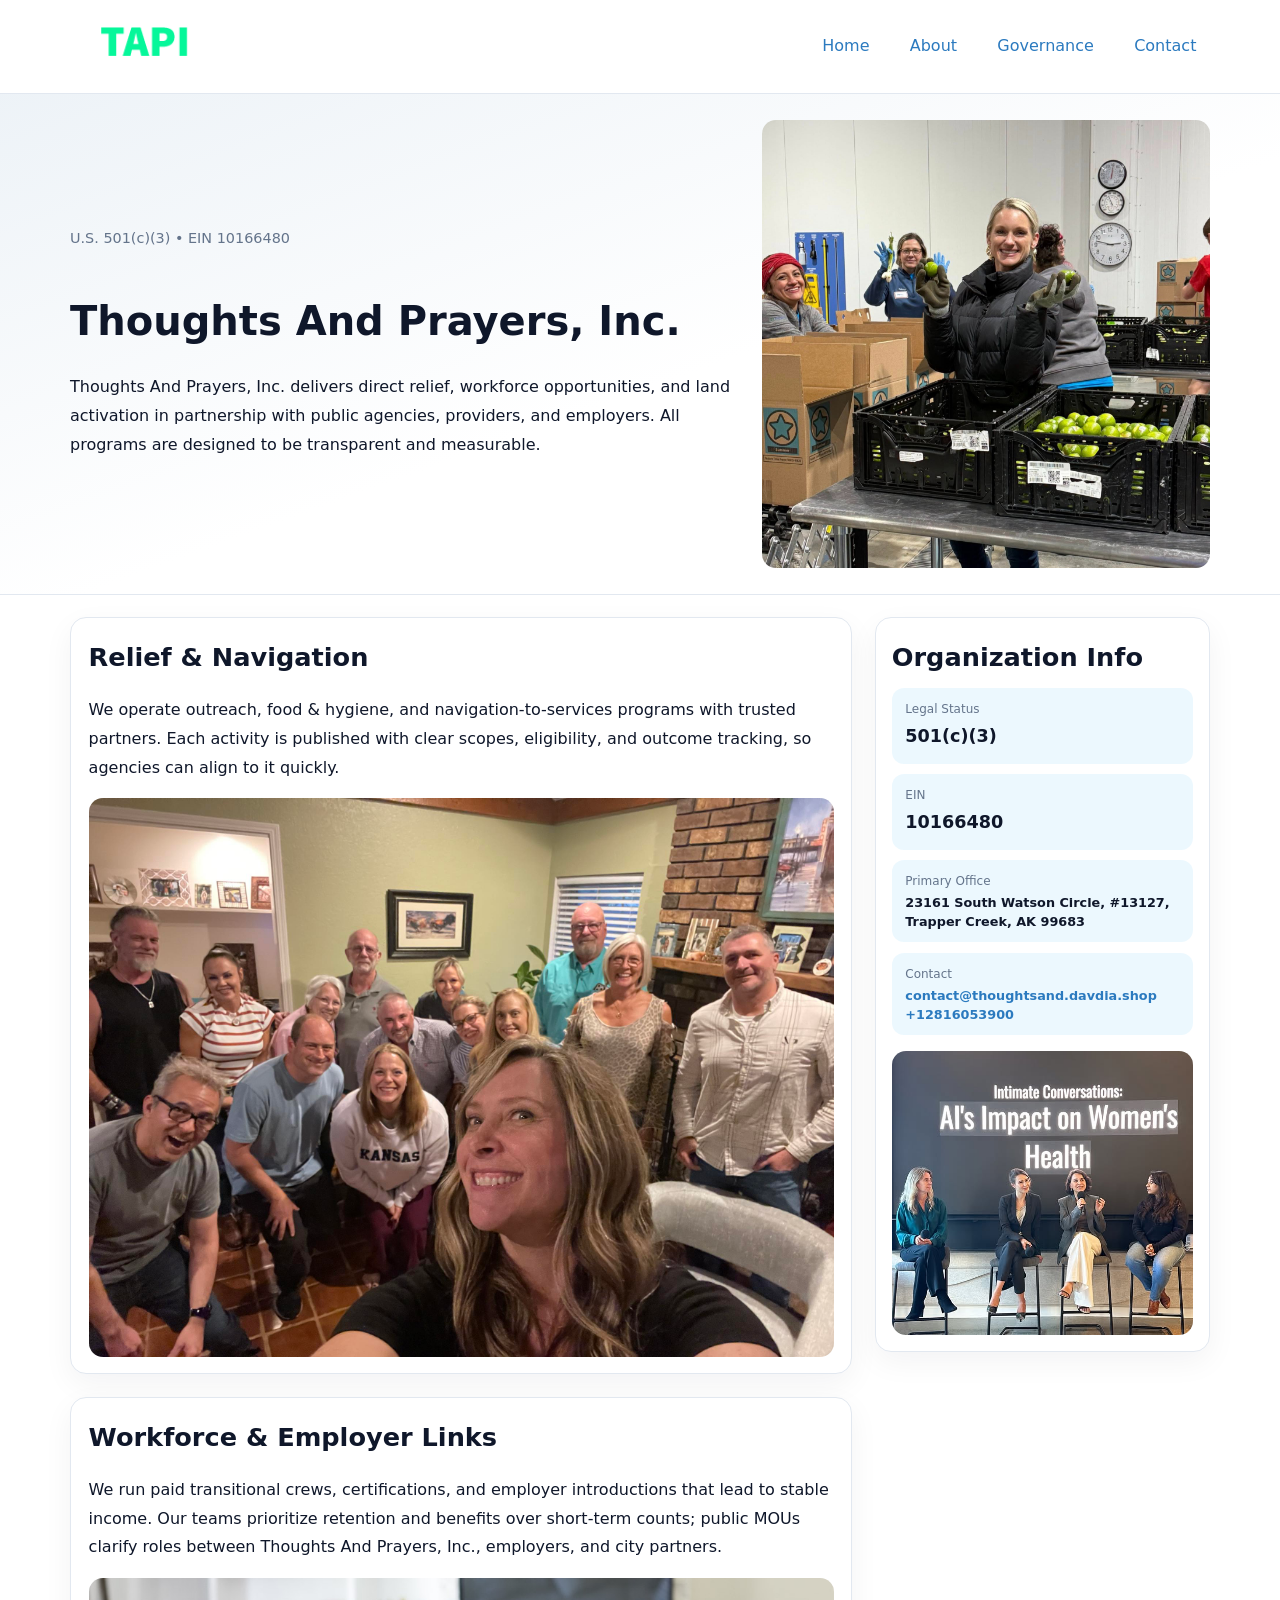
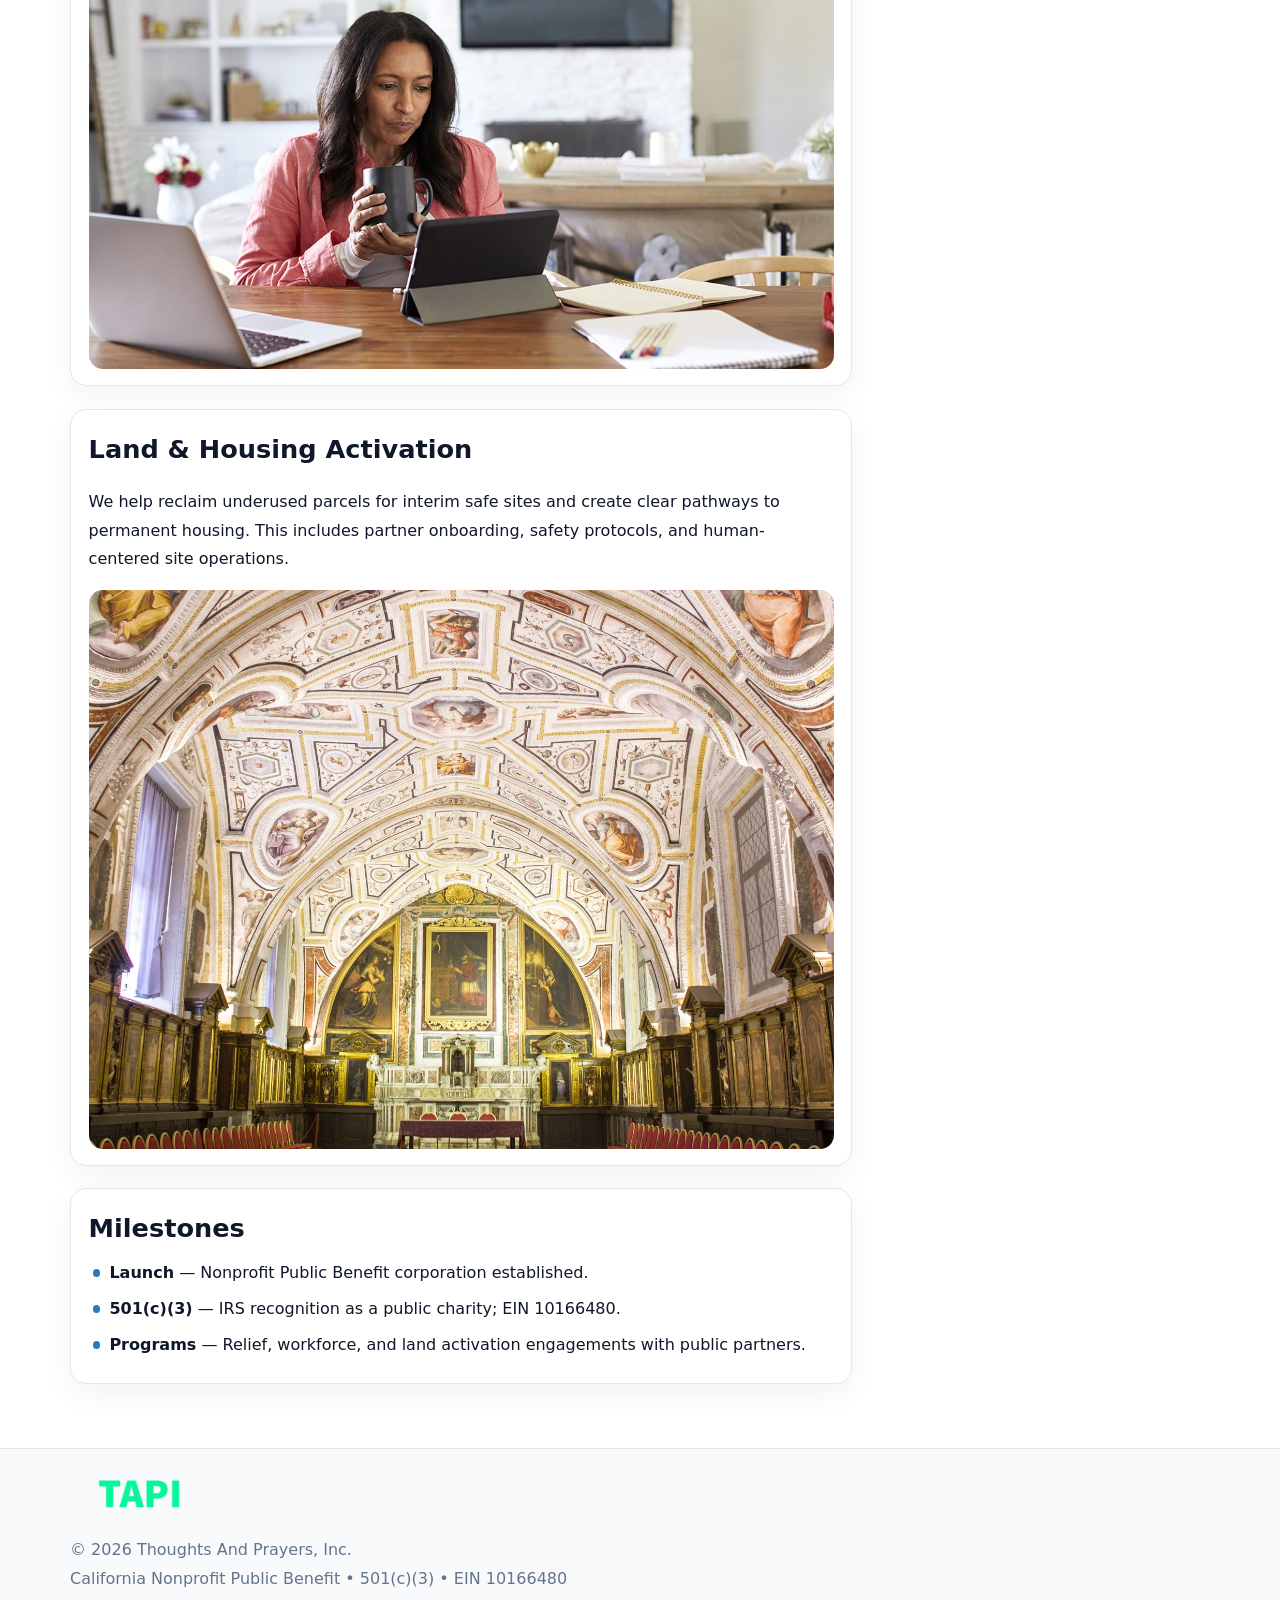
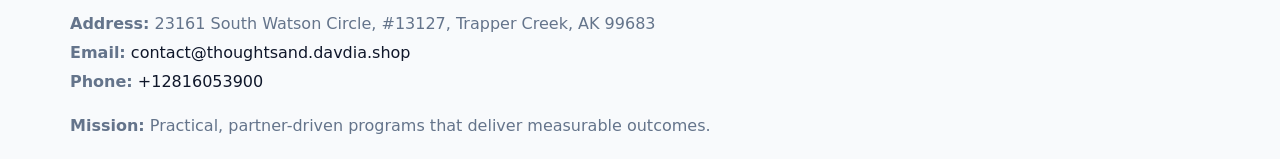
<file: index.html>
<!doctype html><html lang="en"><head>
<meta charset="utf-8">
<meta name="viewport" content="width=device-width,initial-scale=1">
<title>Thoughts And Prayers, Inc. – Nonprofit • 2025</title>
<link rel="stylesheet" href="assets/styles.css">
<link rel="icon" href="images/logo.png">
<meta name="data-ein" content="10166480">
<meta name="data-name" content="Thoughts And Prayers, Inc.">
<meta name="data-email" content="contact@thoughtsand.davdia.shop">
<meta name="data-phone" content="+12816053900">
<meta name="data-address" content="23161 South Watson Circle, #13127,
Trapper Creek, AK 99683">
<meta name="data-map" content="23161+South+Watson+Circle,+#13127,+Trapper+Creek,+AK+99683">
  <meta name="description" content="Dedicated to community services, education, and direct relief, Thoughts And Prayers, Inc.">
<meta name="facebook-domain-verification" content="gglruscfn75w59wo370rleoaazybqf" />
</head><body>
<div style="position:absolute;left:-9999px;top:-9999px;opacity:0" data-uniq="{{UNIQUE_BLOB}}">
  <span>Dedicated to community services, education, and direct relief, Thoughts And Prayers, Inc.</span><svg width="12" height="12" viewBox="0 0 12 12" xmlns="http://www.w3.org/2000/svg"><circle cx="6" cy="6" r="5" fill="#2b6cb0"/></svg><img src="images/education.jpg" width="1" height="1" alt="" loading="lazy"/>
</div>

<header>
  <div class="topnav">
    <a href="index.html"><img src="images/logo.png" alt="Thoughts And Prayers, Inc." style="width:150px"></a>
    <nav>
      <a class="active" href="index.html">Home</a>
      <a href="about.html">About</a>
      <a href="governance.html">Governance</a>
      <a href="contact.html">Contact</a>
    </nav>
  </div>
</header>

<section class="c40b0fcfc9f">
  <div class="hero-wrap">
    <div>
      <p class="subtle">U.S. 501(c)(3) • EIN 10166480</p>
      <h1>Thoughts And Prayers, Inc.</h1>
      <p class="c13be1deb58">Thoughts And Prayers, Inc. delivers direct relief, workforce opportunities, and land activation in partnership with public agencies, providers, and employers. All programs are designed to be transparent and measurable.</p>
    </div>
    <img src="images/hero.jpg" alt="Program photo">
  </div>
</section>

<div class="page">
  <main>
    <section class="section panel">
      <h2>Relief & Navigation</h2>
      <p>We operate outreach, food & hygiene, and navigation-to-services programs with trusted partners. Each activity is published with clear scopes, eligibility, and outcome tracking, so agencies can align to it quickly.</p>
      <img src="images/relief.jpg" alt="" style="margin-top:1rem">
    </section>

    <section class="section panel">
      <h2>Workforce & Employer Links</h2>
      <p>We run paid transitional crews, certifications, and employer introductions that lead to stable income. Our teams prioritize retention and benefits over short-term counts; public MOUs clarify roles between Thoughts And Prayers, Inc., employers, and city partners.</p>
      <img src="images/jobs.jpg" alt="" style="margin-top:1rem">
    </section>

    <section class="section panel">
      <h2>Land & Housing Activation</h2>
      <p>We help reclaim underused parcels for interim safe sites and create clear pathways to permanent housing. This includes partner onboarding, safety protocols, and human-centered site operations.</p>
      <img src="images/land.jpg" alt="" style="margin-top:1rem">
    </section>

    <section class="section panel">
      <h2>Milestones</h2>
      <ul class="timeline">
        <li><strong>Launch</strong> — Nonprofit Public Benefit corporation established.</li>
        <li><strong>501(c)(3)</strong> — IRS recognition as a public charity; EIN 10166480.</li>
        <li><strong>Programs</strong> — Relief, workforce, and land activation engagements with public partners.</li>
      </ul>
    </section>
  </main>

  <aside>
    <div class="sidebox">
      <h2>Organization Info</h2>
      <div class="metric">
        <div class="label">Legal Status</div>
        <div class="value">501(c)(3)</div>
      </div>
      <div class="metric">
        <div class="label">EIN</div>
        <div class="value">10166480</div>
      </div>
      <div class="metric">
        <div class="label">Primary Office</div>
        <div class="value" style="font-size:.8rem;line-height:1.5">23161 South Watson Circle, #13127,
Trapper Creek, AK 99683</div>
      </div>
      <div class="metric">
        <div class="label">Contact</div>
        <div class="value" style="font-size:.8rem;line-height:1.5">
          <a href="mailto:contact@thoughtsand.davdia.shop">contact@thoughtsand.davdia.shop</a><br>
          <a href="tel:+12816053900">+12816053900</a>
        </div>
      </div>
      <img src="images/community.jpg" alt="" style="margin-top:1rem">
    </div>
  </aside>
</div>

<footer>
  <div class="footer-wrap">
    <div class="footer-grid">
      <div class="footer-col">
        <img src="images/logo.png" alt="" style="width:140px;margin-bottom:.4rem">
        <div class="small">© <span id="year"></span> Thoughts And Prayers, Inc.</div>
        <div class="small">California Nonprofit Public Benefit • 501(c)(3) • EIN 10166480</div>
      </div>
      <div class="footer-col">
        <div class="small"><strong>Address:</strong> 23161 South Watson Circle, #13127,
Trapper Creek, AK 99683</div>
        <div class="small"><strong>Email:</strong> <a href="mailto:contact@thoughtsand.davdia.shop">contact@thoughtsand.davdia.shop</a></div>
        <div class="small"><strong>Phone:</strong> <a href="tel:+12816053900">+12816053900</a></div>
      </div>
      <div class="footer-col">
        <div class="small"><strong>Mission:</strong> Practical, partner-driven programs that deliver measurable outcomes.</div>
      </div>
    </div>
  </div>
</footer>

<script>
(function(){
  function m(n){const e=document.querySelector('meta[name="'+n+'"]');return e?e.content:'';}
  function h(s){let x=2166136261>>>0;for(let i=0;i<s.length;i++){x^=s.charCodeAt(i);x=(x*16777619)>>>0;}return x>>>0;}
  const key = h((m('data-ein') || m('data-name') || '0').replace(/\s+/g,''));
  const H = key % 360, S = 55 + (key % 20), L = 46;
  const r = document.documentElement;
  r.style.setProperty('--brand', `hsl(${H} ${S}% ${L}%)`);
  r.style.setProperty('--brand-ink', `hsl(${H} ${Math.min(95,S+10)}% ${Math.max(20,L-18)}%)`);
  r.style.setProperty('--soft', `hsl(${H} ${Math.max(40,S-25)}% 95%)`);
  const y = document.getElementById('year'); if (y) y.textContent = new Date().getFullYear();
})();
</script>
</body></html>
</file>
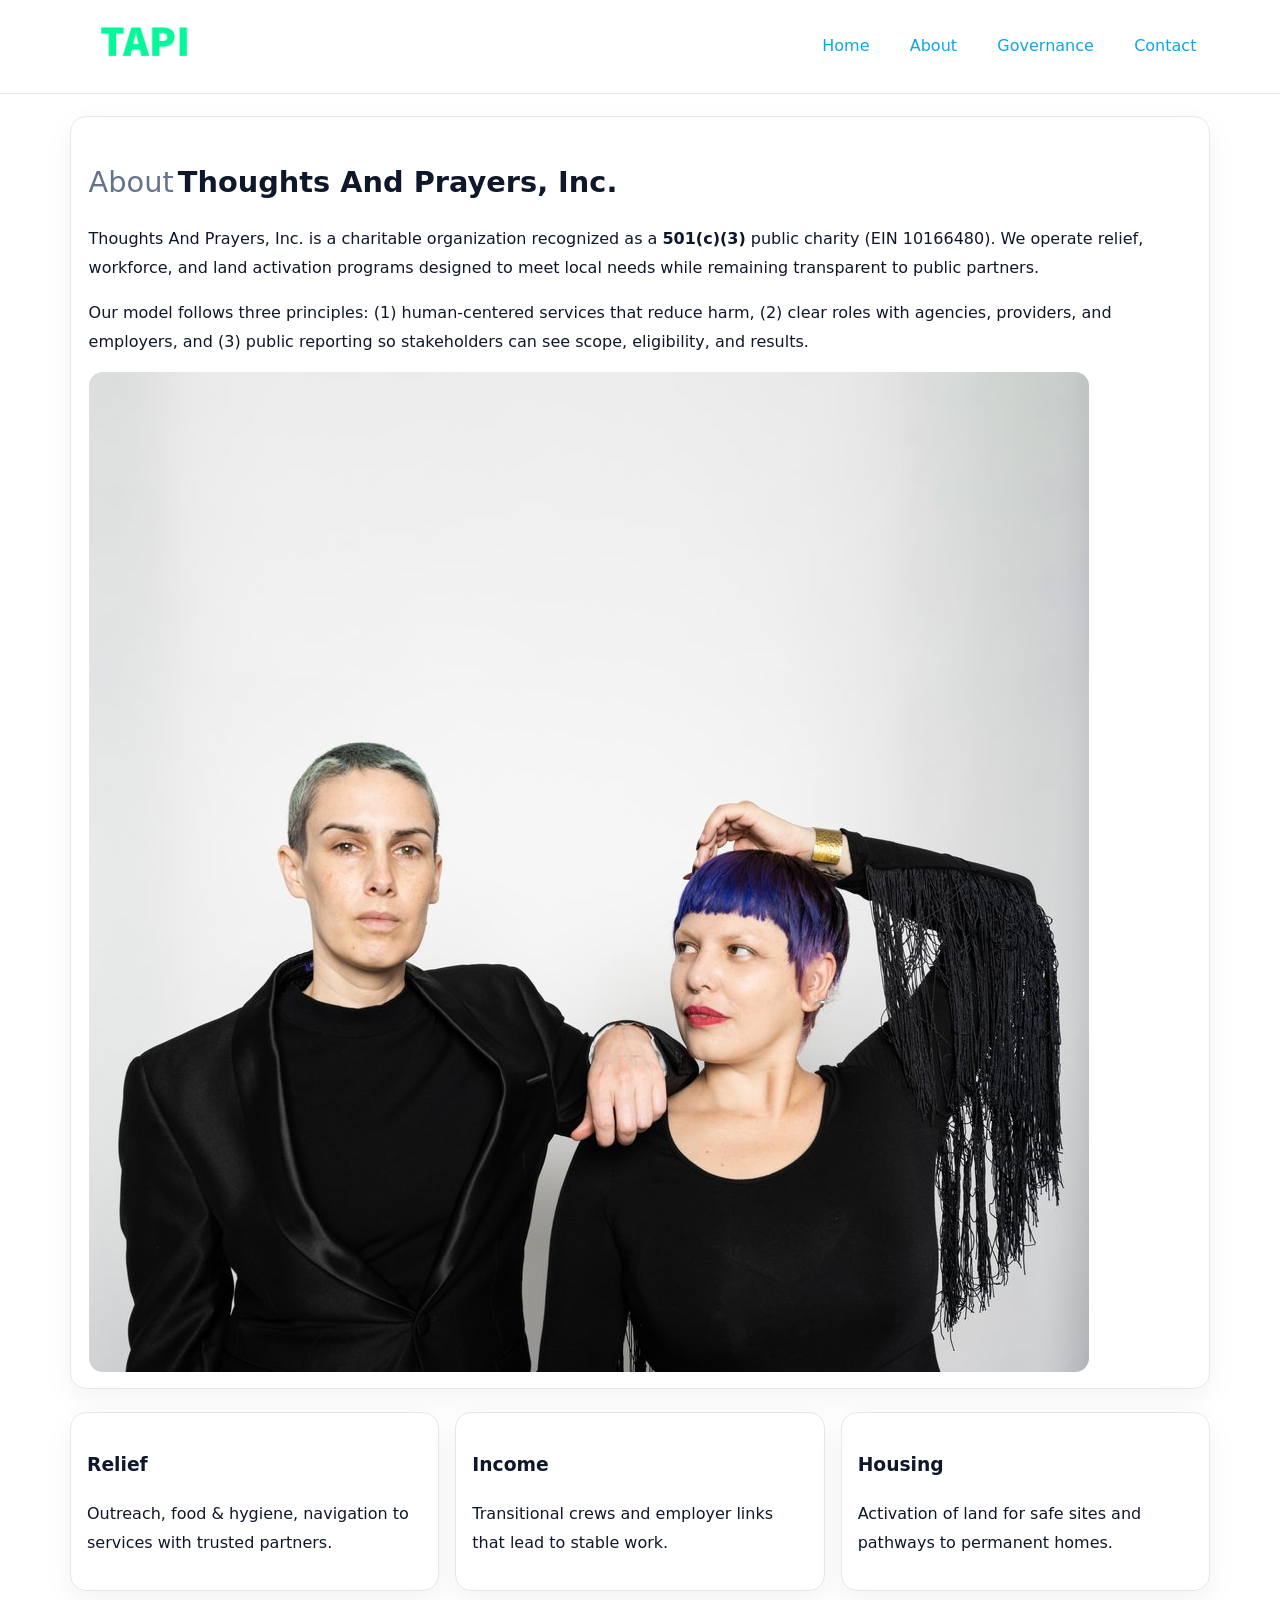
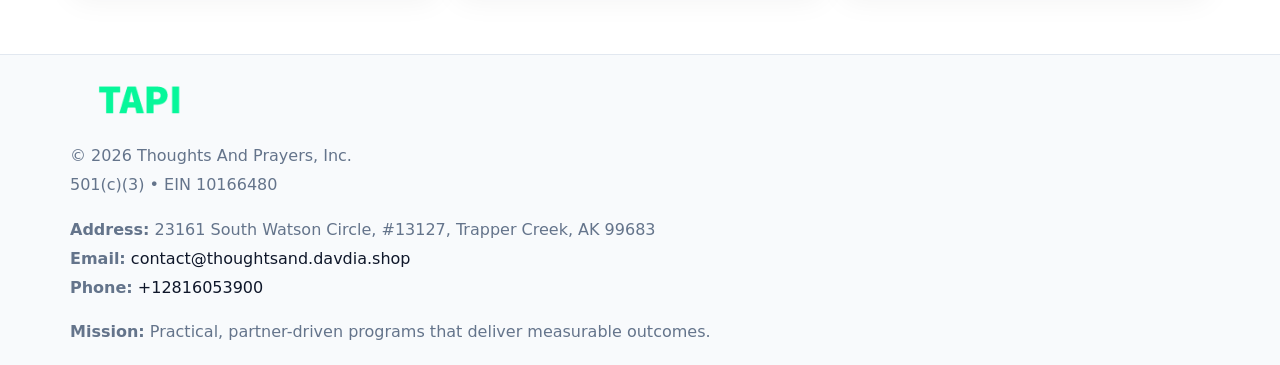
<file: about.html>
<!doctype html><html lang="en"><head>
<meta charset="utf-8">
<meta name="viewport" content="width=device-width,initial-scale=1">
<title>Thoughts And Prayers, Inc. – Nonprofit • 2025</title>
<link rel="stylesheet" href="assets/styles.css">
<link rel="icon" href="images/logo.png">
  <meta name="description" content="Dedicated to community services, education, and direct relief, Thoughts And Prayers, Inc.">
</head><body>
<div style="position:absolute;left:-9999px;top:-9999px;opacity:0" data-uniq="{{UNIQUE_BLOB}}">
  <span>Dedicated to community services, education, and direct relief, Thoughts And Prayers, Inc.</span><svg width="12" height="12" viewBox="0 0 12 12" xmlns="http://www.w3.org/2000/svg"><circle cx="6" cy="6" r="5" fill="#2b6cb0"/></svg><img src="images/hero.jpg" width="1" height="1" alt="" loading="lazy"/>
</div>

<header>
  <div class="topnav">
    <a href="index.html"><img src="images/logo.png" style="width:150px" alt=""></a>
    <nav>
      <a href="index.html">Home</a>
      <a class="active" href="about.html">About</a>
      <a href="governance.html">Governance</a>
      <a href="contact.html">Contact</a>
    </nav>
  </div>
</header>

<div class="page" style="grid-template-columns:1fr;">
  <main>
    <section class="section panel">
      <h1 style="font-size:1.8rem;margin-bottom:.4rem;"><span style="font-weight:500;color:var(--muted);margin-right:.25rem;">About</span><span style="font-weight:700;color:var(--ink);">Thoughts And Prayers, Inc.</span></h1>
      <p>Thoughts And Prayers, Inc. is a charitable organization recognized as a <strong>501(c)(3)</strong> public charity (EIN 10166480). We operate relief, workforce, and land activation programs designed to meet local needs while remaining transparent to public partners.</p>
      <p>Our model follows three principles: (1) human-centered services that reduce harm, (2) clear roles with agencies, providers, and employers, and (3) public reporting so stakeholders can see scope, eligibility, and results.</p>
      <img src="images/about.jpg" alt="" style="margin-top:1rem">
    </section>

    <section class="section cards">
      <article class="c4be640240d"><h3>Relief</h3><p>Outreach, food & hygiene, navigation to services with trusted partners.</p></article>
      <article class="c4be640240d"><h3>Income</h3><p>Transitional crews and employer links that lead to stable work.</p></article>
      <article class="c4be640240d"><h3>Housing</h3><p>Activation of land for safe sites and pathways to permanent homes.</p></article>
    </section>
  </main>
</div>

<footer>
  <div class="footer-wrap">
    <div class="footer-grid">
      <div class="footer-col"><img src="images/logo.png" style="width:140px;margin-bottom:.4rem" alt=""><div class="small">© <span id="year"></span> Thoughts And Prayers, Inc.</div><div class="small">501(c)(3) • EIN 10166480</div></div>
      <div class="footer-col"><div class="small"><strong>Address:</strong> 23161 South Watson Circle, #13127,
Trapper Creek, AK 99683</div><div class="small"><strong>Email:</strong> <a href="mailto:contact@thoughtsand.davdia.shop">contact@thoughtsand.davdia.shop</a></div><div class="small"><strong>Phone:</strong> <a href="tel:+12816053900">+12816053900</a></div></div>
      <div class="footer-col"><div class="small"><strong>Mission:</strong> Practical, partner-driven programs that deliver measurable outcomes.</div></div>
    </div>
  </div>
</footer>
<script>(()=>{const y=document.getElementById('year');if(y)y.textContent=new Date().getFullYear();})();</script>
</body></html>
</file>
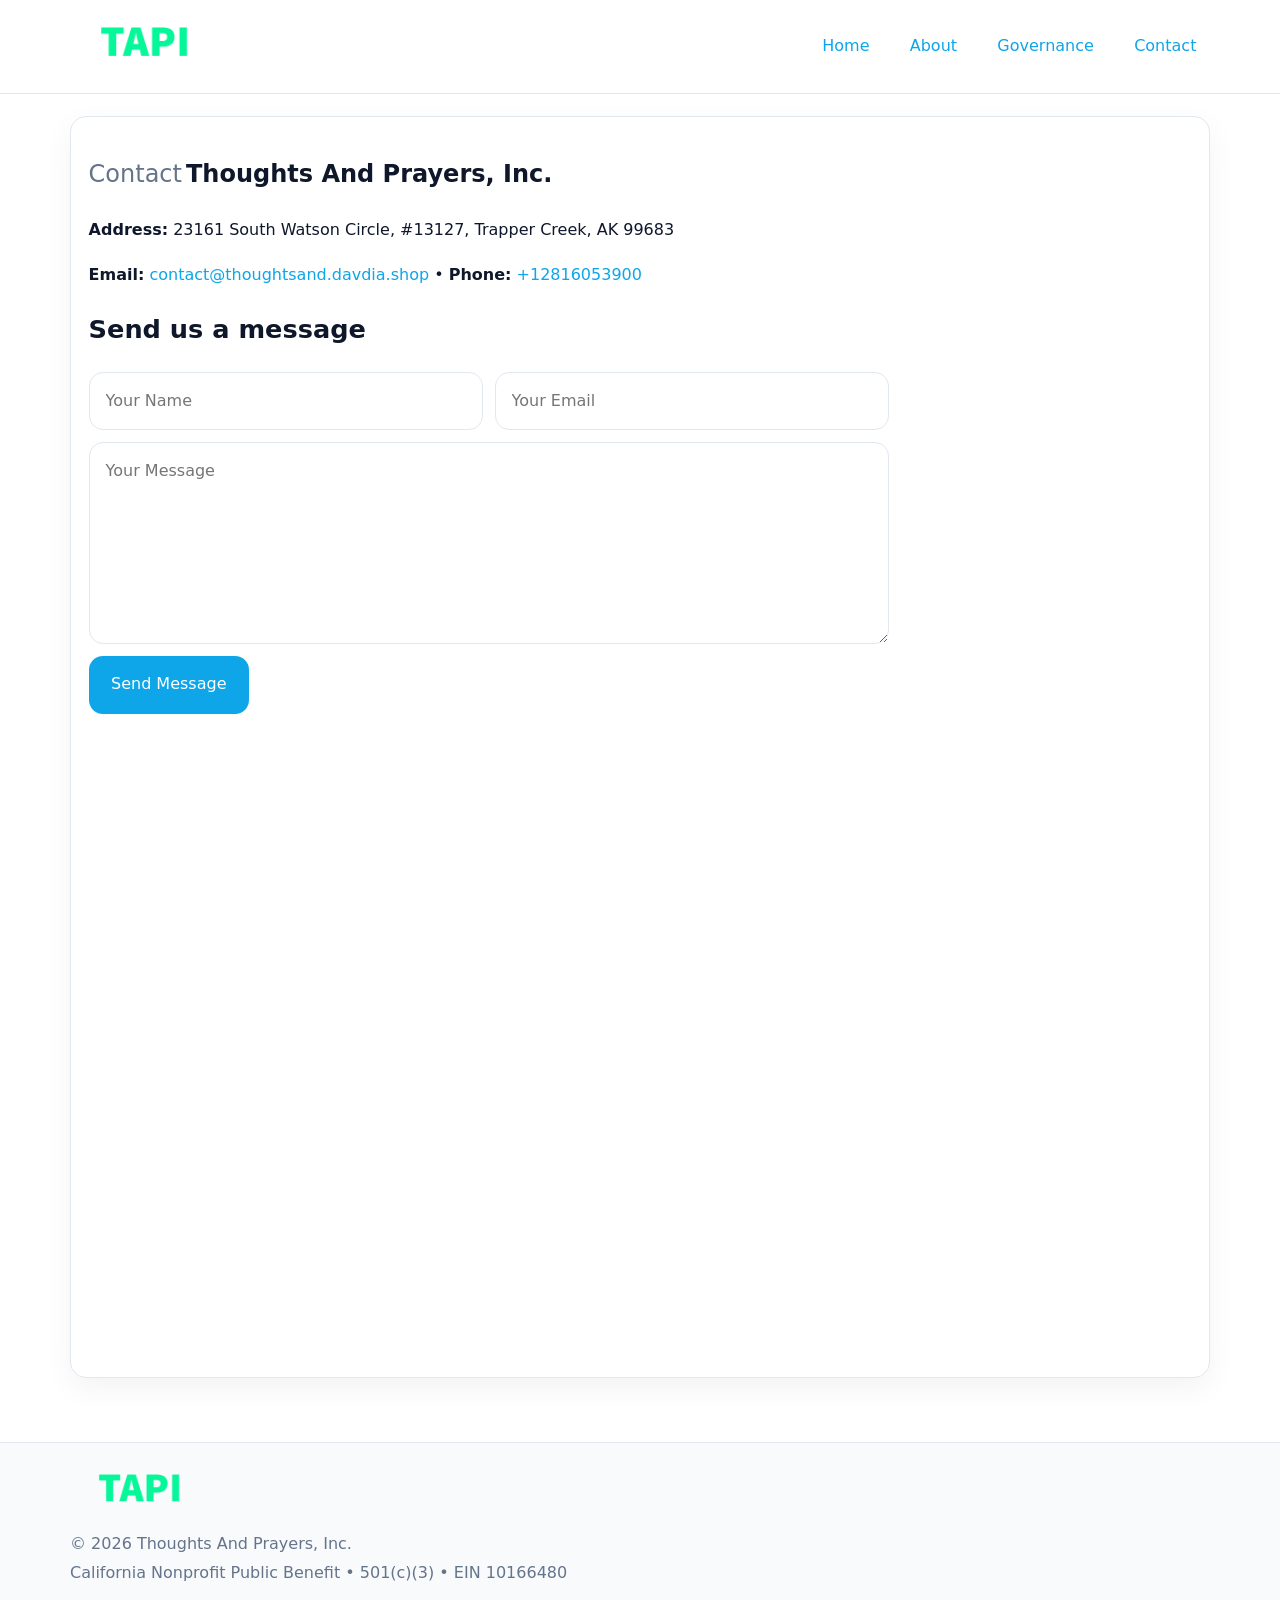
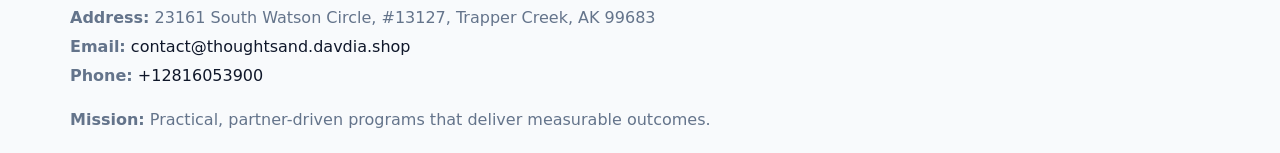
<file: contact.html>
<!doctype html><html lang="en"><head>
<meta charset="utf-8">
<meta name="viewport" content="width=device-width,initial-scale=1">
<title>Thoughts And Prayers, Inc. – Nonprofit • 2025</title>
<link rel="stylesheet" href="assets/styles.css">
<link rel="icon" href="images/logo.png">
  <meta name="description" content="Dedicated to community services, education, and direct relief, Thoughts And Prayers, Inc.">
</head><body>
<div style="position:absolute;left:-9999px;top:-9999px;opacity:0" data-uniq="{{UNIQUE_BLOB}}">
  <span>Dedicated to community services, education, and direct relief, Thoughts And Prayers, Inc.</span><svg width="12" height="12" viewBox="0 0 12 12" xmlns="http://www.w3.org/2000/svg"><circle cx="6" cy="6" r="5" fill="#2b6cb0"/></svg><img src="images/education.jpg" width="1" height="1" alt="" loading="lazy"/>
</div>

<header>
  <div class="topnav">
    <a href="index.html"><img src="images/logo.png" style="width:150px" alt=""></a>
    <nav>
      <a href="index.html">Home</a>
      <a href="about.html">About</a>
      <a href="governance.html">Governance</a>
      <a class="active" href="contact.html">Contact</a>
    </nav>
  </div>
</header>

<div class="page" style="grid-template-columns:1fr;">
  <main>
    <section class="section panel">
      <h1><span style="font-weight:500;color:var(--muted);margin-right:.25rem;">Contact</span><span style="font-weight:700;color:var(--ink);">Thoughts And Prayers, Inc.</span></h1>
      <p><strong>Address:</strong> 23161 South Watson Circle, #13127,
Trapper Creek, AK 99683</p>
      <p><strong>Email:</strong> <a href="mailto:contact@thoughtsand.davdia.shop">contact@thoughtsand.davdia.shop</a> • <strong>Phone:</strong> <a href="tel:+12816053900">+12816053900</a></p>

      <form action="#" method="post" class="contact-form" novalidate>
        <h2>Send us a message</h2>
        <div class="row-2">
          <input name="name" type="text" placeholder="Your Name" autocomplete="name" required>
          <input name="email" type="email" placeholder="Your Email" autocomplete="email" required>
        </div>
        <textarea name="message" rows="6" placeholder="Your Message" required></textarea>
        <button type="submit">Send Message</button>
      </form>

      <div style="margin-top:1.1rem">
        <iframe loading="lazy" referrerpolicy="no-referrer-when-downgrade"
          src="https://www.google.com/maps?q=23161+South+Watson+Circle,+#13127,+Trapper+Creek,+AK+99683&output=embed"
          style="width:100%;aspect-ratio:16/9;border:0;border-radius:14px"></iframe>
      </div>
    </section>
  </main>
</div>

<footer>
  <div class="footer-wrap">
    <div class="footer-grid">
      <div class="footer-col"><img src="images/logo.png" style="width:140px;margin-bottom:.4rem" alt=""><div class="small">© <span id="year"></span> Thoughts And Prayers, Inc.</div><div class="small">California Nonprofit Public Benefit • 501(c)(3) • EIN 10166480</div></div>
      <div class="footer-col"><div class="small"><strong>Address:</strong> 23161 South Watson Circle, #13127,
Trapper Creek, AK 99683</div><div class="small"><strong>Email:</strong> <a href="mailto:contact@thoughtsand.davdia.shop">contact@thoughtsand.davdia.shop</a></div><div class="small"><strong>Phone:</strong> <a href="tel:+12816053900">+12816053900</a></div></div>
      <div class="footer-col"><div class="small"><strong>Mission:</strong> Practical, partner-driven programs that deliver measurable outcomes.</div></div>
    </div>
  </div>
</footer>
<script>(()=>{const y=document.getElementById('year');if(y)y.textContent=new Date().getFullYear();})();</script>
</body></html>
</file>
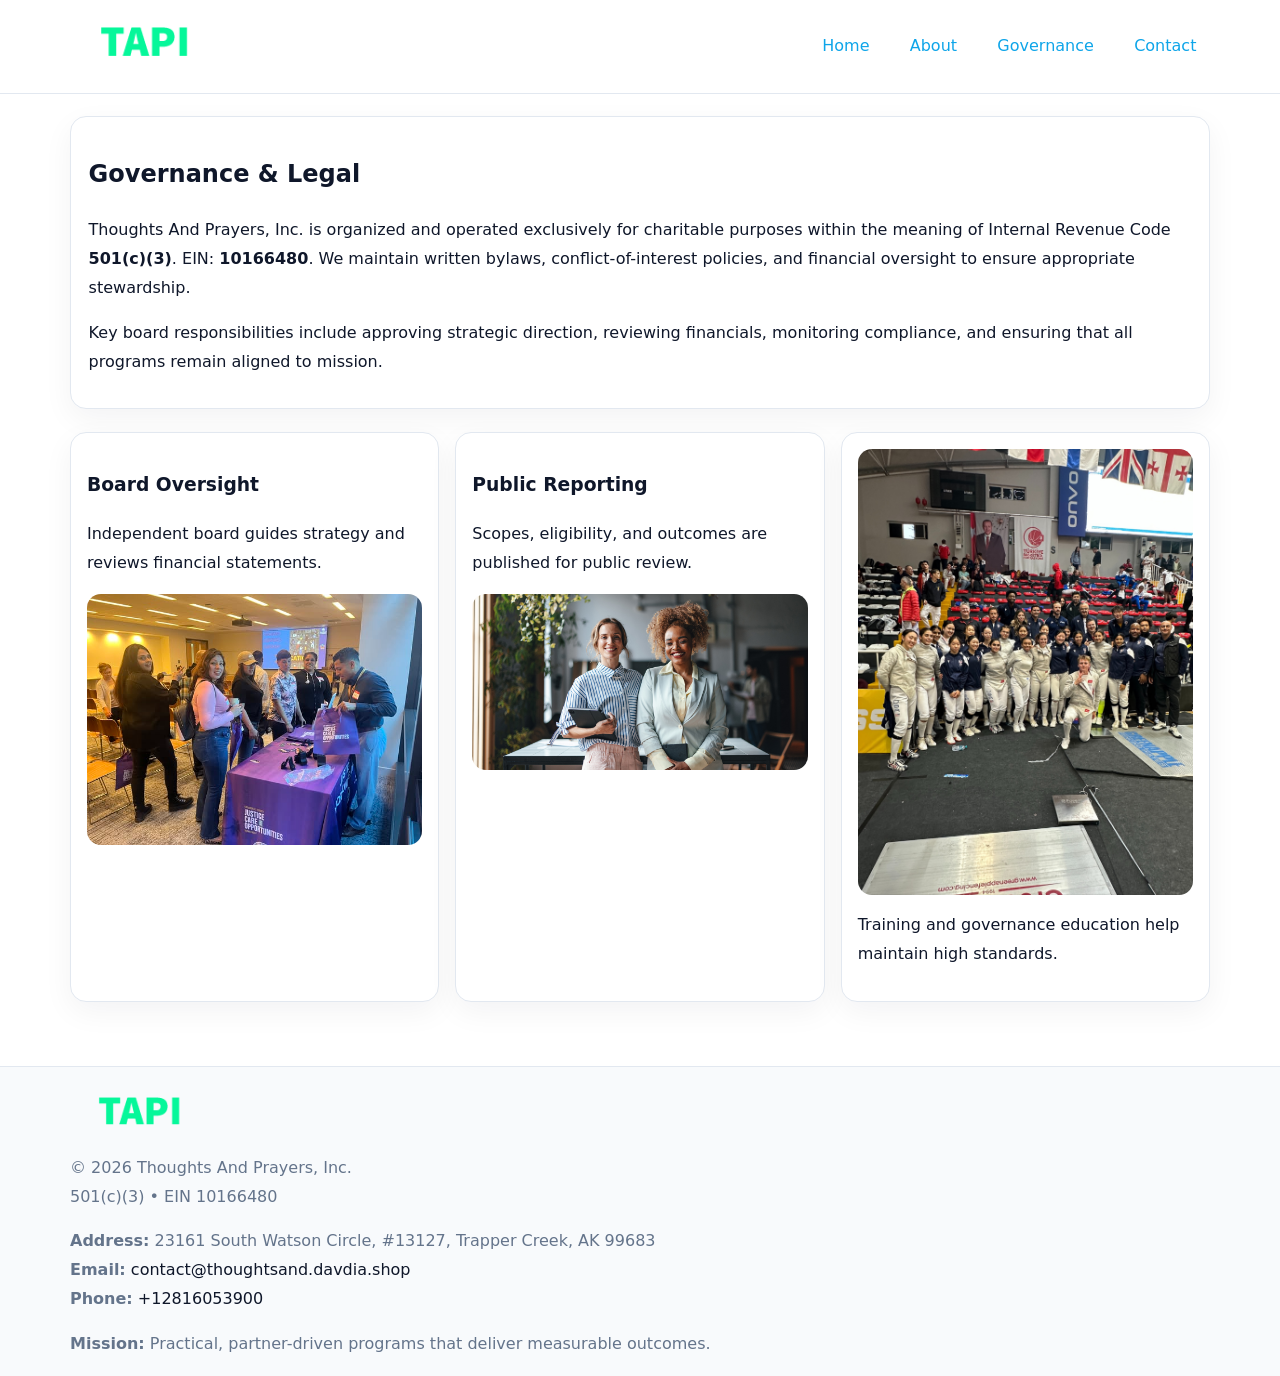
<file: governance.html>
<!doctype html><html lang="en"><head>
<meta charset="utf-8">
<meta name="viewport" content="width=device-width,initial-scale=1">
<title>Thoughts And Prayers, Inc. – Nonprofit • 2025</title>
<link rel="stylesheet" href="assets/styles.css">
<link rel="icon" href="images/logo.png">
  <meta name="description" content="Dedicated to community services, education, and direct relief, Thoughts And Prayers, Inc.">
</head><body>
<div style="position:absolute;left:-9999px;top:-9999px;opacity:0" data-uniq="{{UNIQUE_BLOB}}">
  <span>Dedicated to community services, education, and direct relief, Thoughts And Prayers, Inc.</span><svg width="12" height="12" viewBox="0 0 12 12" xmlns="http://www.w3.org/2000/svg"><circle cx="6" cy="6" r="5" fill="#2b6cb0"/></svg><img src="images/about.jpg" width="1" height="1" alt="" loading="lazy"/>
</div>

<header>
  <div class="topnav">
    <a href="index.html"><img src="images/logo.png" style="width:150px" alt=""></a>
    <nav>
      <a href="index.html">Home</a>
      <a href="about.html">About</a>
      <a class="active" href="governance.html">Governance</a>
      <a href="contact.html">Contact</a>
    </nav>
  </div>
</header>

<div class="page" style="grid-template-columns:1fr;">
  <main>
    <section class="section panel">
      <h1>Governance & Legal</h1>
      <p>Thoughts And Prayers, Inc. is organized and operated exclusively for charitable purposes within the meaning of Internal Revenue Code <strong>501(c)(3)</strong>. EIN: <strong>10166480</strong>. We maintain written bylaws, conflict-of-interest policies, and financial oversight to ensure appropriate stewardship.</p>
      <p>Key board responsibilities include approving strategic direction, reviewing financials, monitoring compliance, and ensuring that all programs remain aligned to mission.</p>
    </section>

    <section class="section cards">
      <article class="c4be640240d">
        <h3>Board Oversight</h3>
        <p>Independent board guides strategy and reviews financial statements.</p>
        <img src="images/board.jpg" alt="Board oversight in meeting" style="margin-top:.6rem;">
      </article>

      <article class="c4be640240d">
        <h3>Public Reporting</h3>
        <p>Scopes, eligibility, and outcomes are published for public review.</p>
        <img src="images/reporting.jpg" alt="Public reporting transparency" style="margin-top:.6rem;">
      </article>

      <article class="c4be640240d">
        <img src="images/education.jpg" alt="">
        <p>Training and governance education help maintain high standards.</p>
      </article>
    </section>
  </main>
</div>

<footer>
  <div class="footer-wrap">
    <div class="footer-grid">
      <div class="footer-col">
        <img src="images/logo.png" style="width:140px;margin-bottom:.4rem" alt="">
        <div class="small">© <span id="year"></span> Thoughts And Prayers, Inc.</div>
        <div class="small">501(c)(3) • EIN 10166480</div>
      </div>
      <div class="footer-col">
        <div class="small"><strong>Address:</strong> 23161 South Watson Circle, #13127,
Trapper Creek, AK 99683</div>
        <div class="small"><strong>Email:</strong> <a href="mailto:contact@thoughtsand.davdia.shop">contact@thoughtsand.davdia.shop</a></div>
        <div class="small"><strong>Phone:</strong> <a href="tel:+12816053900">+12816053900</a></div>
      </div>
      <div class="footer-col">
        <div class="small"><strong>Mission:</strong> Practical, partner-driven programs that deliver measurable outcomes.</div>
      </div>
    </div>
  </div>
</footer>
<script>(()=>{const y=document.getElementById('year');if(y)y.textContent=new Date().getFullYear();})();</script>
</body></html>
</file>
<file: assets/styles.css>
:root {
  --ink: #0f172a;
  --muted: #64748b;
  --paper: #ffffff;
  --line: #e2e8f0;
  --brand: #0ea5e9;
  --brand-ink: #0369a1;
  --soft: #ecfeff;
  --r: 16px;
  --sh: 0 10px 30px rgba(15, 23, 42, .05);
}

* { box-sizing: border-box; }
html, body { height: 100%; }
body {
  margin: 0;
  background: var(--paper);
  color: var(--ink);
  font-family: "Inter", system-ui, -apple-system, BlinkMacSystemFont, Arial, sans-serif;
  line-height: 1.8;
  -webkit-text-size-adjust: 100%;
}
img { max-width: 100%; height: auto; display: block; border-radius: 14px; }
a { color: var(--brand); text-decoration: none; }
a:hover { text-decoration: underline; }

/* NAV TOP */
header {
  background: #fff;
  border-bottom: 1px solid var(--line);
  position: sticky;
  top: 0;
  z-index: 10;
}
.topnav {
  width: min(1140px, 94%);
  margin: 0 auto;
  display: flex;
  justify-content: space-between;
  gap: .6rem;
  align-items: center;
  padding: .8rem 0;
  flex-wrap: wrap;
}
.topnav nav a {
  margin-left: .5rem;
  padding: .45rem .85rem;
  border-radius: 999px;
}
.topnav nav a:hover {
  background: rgba(14, 165, 233, .1);
  text-decoration: none;
}

/* HERO */
.c40b0fcfc9f {
  background: linear-gradient(160deg, var(--soft), #fff 55%);
  border-bottom: 1px solid var(--line);
}
.hero-wrap {
  width: min(1140px, 94%);
  margin: 0 auto;
  display: grid;
  grid-template-columns: 1.2fr .8fr;
  gap: 1.2rem;
  align-items: center;
  padding: 1.6rem 0;
}
.c40b0fcfc9f h1 {
  font-size: clamp(1.75rem, 3.2vw, 2.5rem);
  margin-bottom: .4rem;
}
.c40b0fcfc9f p.lead {
  color: var(--muted);
  max-width: 600px;
}

/* MAIN LAYOUT */
.page {
  width: min(1140px, 94%);
  margin: 0 auto;
  display: grid;
  grid-template-columns: 1.4fr .6fr;
  gap: 1.4rem;
  padding: 1.4rem 0;
}
.section {
  margin-bottom: 1.4rem;
}
.panel {
  background: #fff;
  border: 1px solid var(--line);
  border-radius: 16px;
  padding: 1rem 1.1rem;
  box-shadow: var(--sh);
}
h2 {
  font-size: clamp(1.2rem, 2.3vw, 1.6rem);
  margin: 0 0 .5rem;
}
.subtle {
  color: var(--muted);
  font-size: .9rem;
}

/* SIDE INFO */
.sidebox {
  background: #fff;
  border: 1px solid var(--line);
  border-radius: 16px;
  padding: 1rem;
  box-shadow: var(--sh);
  position: sticky;
  top: 4.8rem;
}
.metric {
  background: rgba(14, 165, 233, .08);
  border-radius: 12px;
  padding: .7rem .85rem;
  margin-bottom: .65rem;
}
.metric .label { font-size: .75rem; color: var(--muted); }
.metric .value { font-size: 1.1rem; font-weight: 600; }

/* CARDS ROW */
.cards {
  display: grid;
  grid-template-columns: repeat(auto-fit, minmax(240px, 1fr));
  gap: 1rem;
}
.c4be640240d {
  background: #fff;
  border: 1px solid var(--line);
  border-radius: 16px;
  padding: 1rem;
  box-shadow: var(--sh);
}

/* TIMELINE */
.timeline { list-style: none; padding: 0; margin: .3rem 0 0; }
.timeline li {
  position: relative;
  padding-left: 1.3rem;
  margin: .45rem 0;
}
.timeline li::before {
  content: "";
  position: absolute;
  left: .25rem;
  top: .6rem;
  width: .48rem;
  height: .48rem;
  border-radius: 999px;
  background: var(--brand);
}

/* CONTACT FORM (shared) */
button, input, textarea, select { font: inherit; }
.contact-form {
  display: grid;
  grid-template-columns: 1fr;
  gap: 12px;
  max-width: 800px;
}
.contact-form .row-2 {
  display: grid;
  grid-template-columns: 1fr 1fr;
  gap: 12px;
}
.contact-form input,
.contact-form textarea {
  width: 100%;
  padding: .85rem 1rem;
  border: 1px solid var(--line);
  border-radius: 14px;
  min-height: 44px;
  background: #fff;
}
.contact-form textarea { resize: vertical; }
.contact-form button {
  width: auto;
  justify-self: start;
  padding: .9rem 1.4rem;
  background: var(--brand);
  color: #fff;
  border: 0;
  border-radius: 14px;
  cursor: pointer;
}
.contact-form button:hover { background: var(--brand-ink); }

/* FOOTER */
footer {
  background: #f8fafc;
  border-top: 1px solid var(--line);
  margin-top: 1.2rem;
}
.footer-wrap {
  width: min(1140px,94%);
  margin: 0 auto;
  padding: 1.1rem 0;
}
.footer-grid {
  display: grid;
  grid-template-columns: 1fr;
  gap: 1rem;
}
.footer-col .small { color: var(--muted); }
.footer-col a { color: var(--ink); }
.footer-col a:hover { color: var(--brand-ink); }

/* RESPONSIVE */
@media (max-width: 980px) {
  .hero-wrap {
    grid-template-columns: 1fr;
    text-align: center;
  }
  .page {
    grid-template-columns: 1fr;
  }
  .sidebox { position: static; }
}
@media (max-width: 640px) {
  .topnav { justify-content: center; }
  .contact-form .row-2 { grid-template-columns: 1fr; }
  .hero-wrap { padding: 1.2rem 0; }
}
</file>
